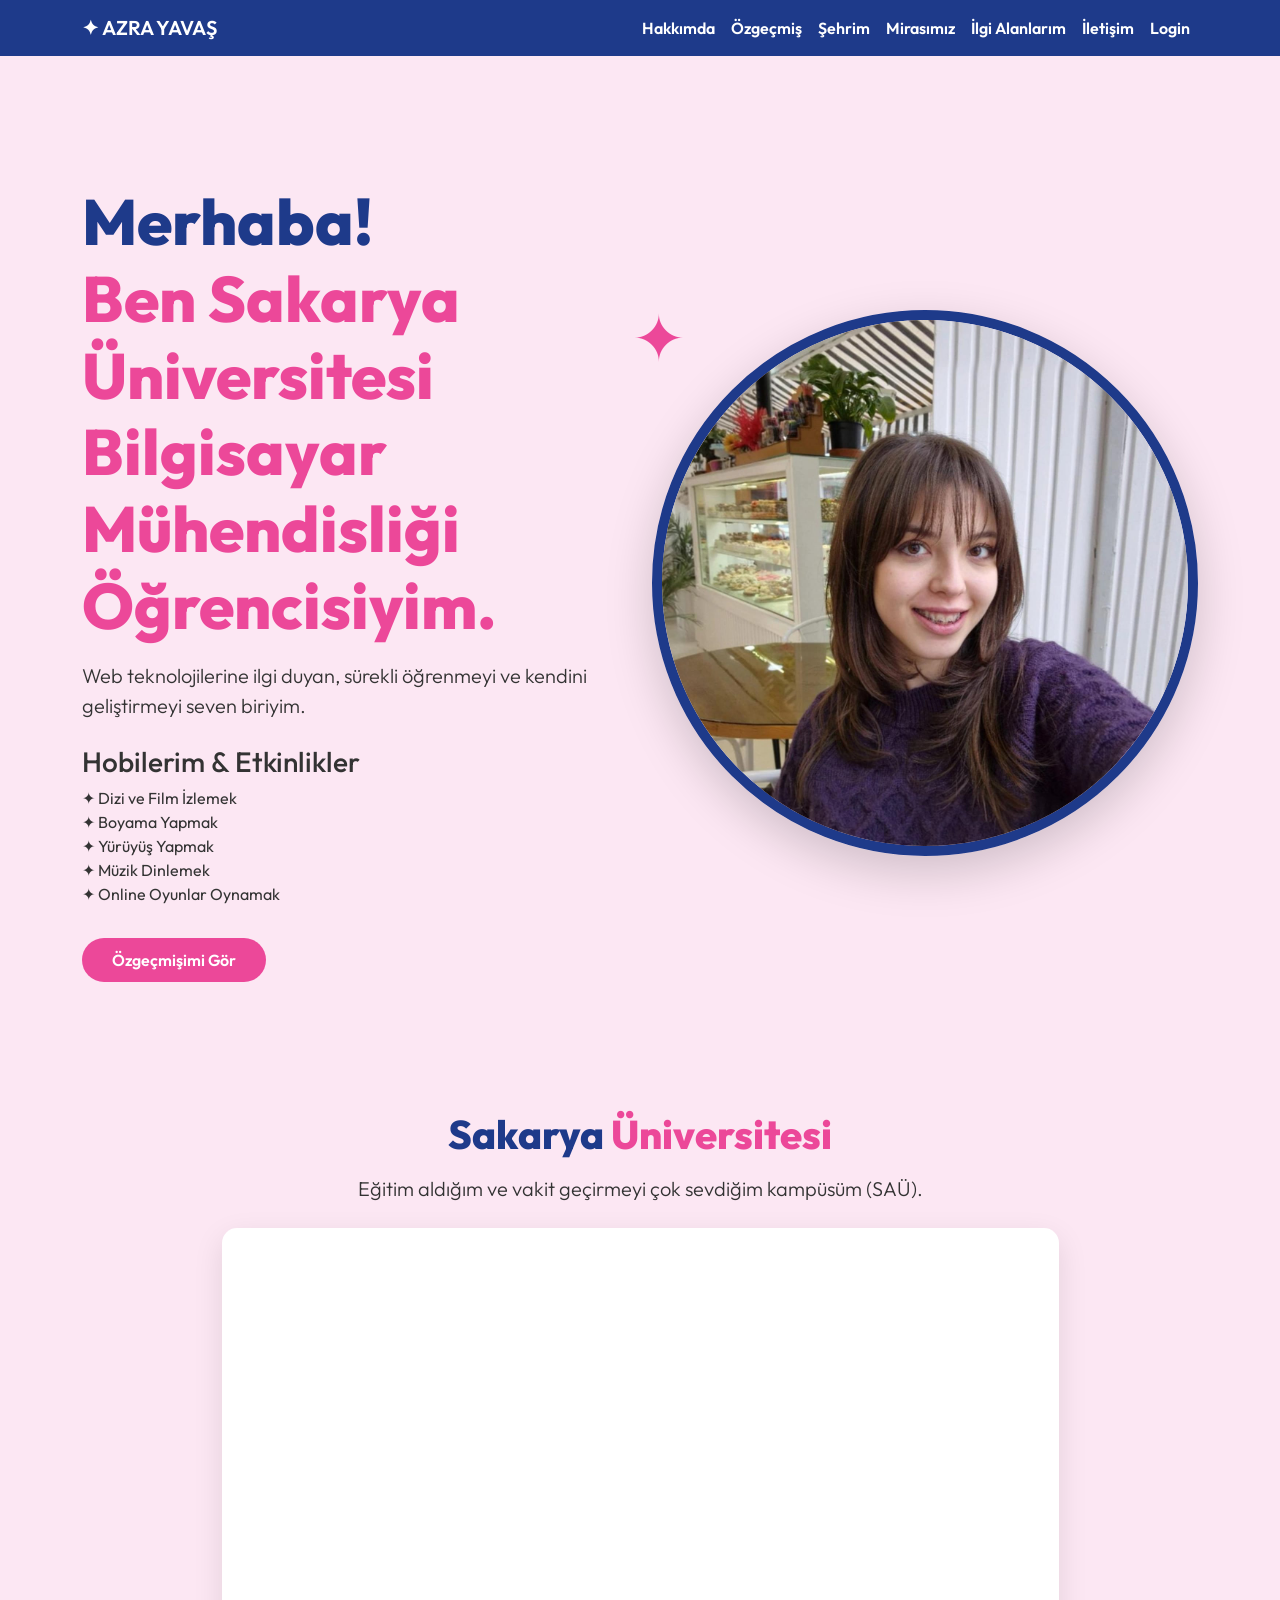
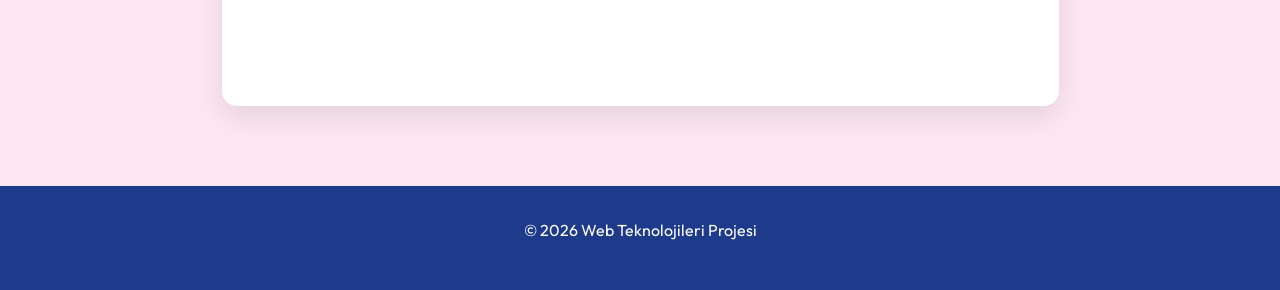
<file: index.html>
<!DOCTYPE html>
<html lang="tr">

<head>
    <meta charset="UTF-8">
    <meta name="viewport" content="width=device-width, initial-scale=1.0">
    <title>Hakkımda | Portfolyo</title>
    <link href="https://cdn.jsdelivr.net/npm/bootstrap@5.3.0/dist/css/bootstrap.min.css" rel="stylesheet">
    <link rel="stylesheet" href="css/style.css">
</head>

<body>
    <nav class="navbar navbar-expand-lg navbar-dark">
        <div class="container">
            <a class="navbar-brand" href="index.html">✦ AZRA YAVAŞ</a>
            <button class="navbar-toggler" type="button" data-bs-toggle="collapse" data-bs-target="#navbarNav">
                <span class="navbar-toggler-icon"></span>
            </button>
            <div class="collapse navbar-collapse" id="navbarNav">
                <ul class="navbar-nav ms-auto">
                    <li class="nav-item"><a class="nav-link active" href="index.html">Hakkımda</a></li>
                    <li class="nav-item"><a class="nav-link" href="cv.html">Özgeçmiş</a></li>
                    <li class="nav-item"><a class="nav-link" href="sehrim.html">Şehrim</a></li>
                    <li class="nav-item"><a class="nav-link" href="mirasimiz.html">Mirasımız</a></li>
                    <li class="nav-item"><a class="nav-link" href="ilgi.html">İlgi Alanlarım</a></li>
                    <li class="nav-item"><a class="nav-link" href="iletisim.html">İletişim</a></li>
                    <li class="nav-item"><a class="nav-link" href="login.html">Login</a></li>
                </ul>
            </div>
        </div>
    </nav>

    <div class="container mt-5">
        <div class="row align-items-center hero-section">
            <div class="col-md-6 text-start">
                <h1 class="hero-title">Merhaba! <br><span>Ben Sakarya Üniversitesi Bilgisayar Mühendisliği
                        Öğrencisiyim.</span></h1>
                <p class="lead">Web teknolojilerine ilgi duyan, sürekli öğrenmeyi ve kendini geliştirmeyi seven biriyim.
                </p>
                <div class="mt-4">
                    <h3>Hobilerim & Etkinlikler</h3>
                    <ul class="list-unstyled">
                        <li>✦ Dizi ve Film İzlemek</li>
                        <li>✦ Boyama Yapmak</li>
                        <li>✦ Yürüyüş Yapmak</li>
                        <li>✦ Müzik Dinlemek</li>
                        <li>✦ Online Oyunlar Oynamak</li>
                    </ul>
                </div>
                <a href="cv.html" class="btn btn-custom mt-3">Özgeçmişimi Gör</a>
            </div>
            <div class="col-md-6 text-center">
                <div class="profile-img-container">
                    <img src="image/benimResmim.jpeg" alt="Profil" class="img-fluid rounded-circle shadow-lg"
                        style="border: 10px solid var(--primary-blue);">
                </div>
            </div>
        </div>

        <div class="row mt-5">
            <div class="col-12 text-center">
                <h2 class="hero-title" style="font-size: 2.5rem;">Sakarya <span>Üniversitesi</span></h2>
                <p class="lead mb-4">Eğitim aldığım ve vakit geçirmeyi çok sevdiğim kampüsüm (SAÜ).</p>
                <div class="ratio ratio-16x9 w-75 mx-auto card-custom p-2" style="border-radius: 15px;">
                    <iframe src="https://www.youtube.com/embed/_Py8ZUSC9WU?si=XMr_bZada8K75LaK"
                        title="Sakarya Üniversitesi Kampüs Tanıtımı" allowfullscreen
                        style="border-radius: 10px; border: none;"></iframe>
                </div>
            </div>
        </div>
    </div>

    <footer class="footer">
        <p>&copy; 2026 Web Teknolojileri Projesi</p>
    </footer>

    <script src="https://cdn.jsdelivr.net/npm/bootstrap@5.3.0/dist/js/bootstrap.bundle.min.js"></script>
</body>

</html>
</file>
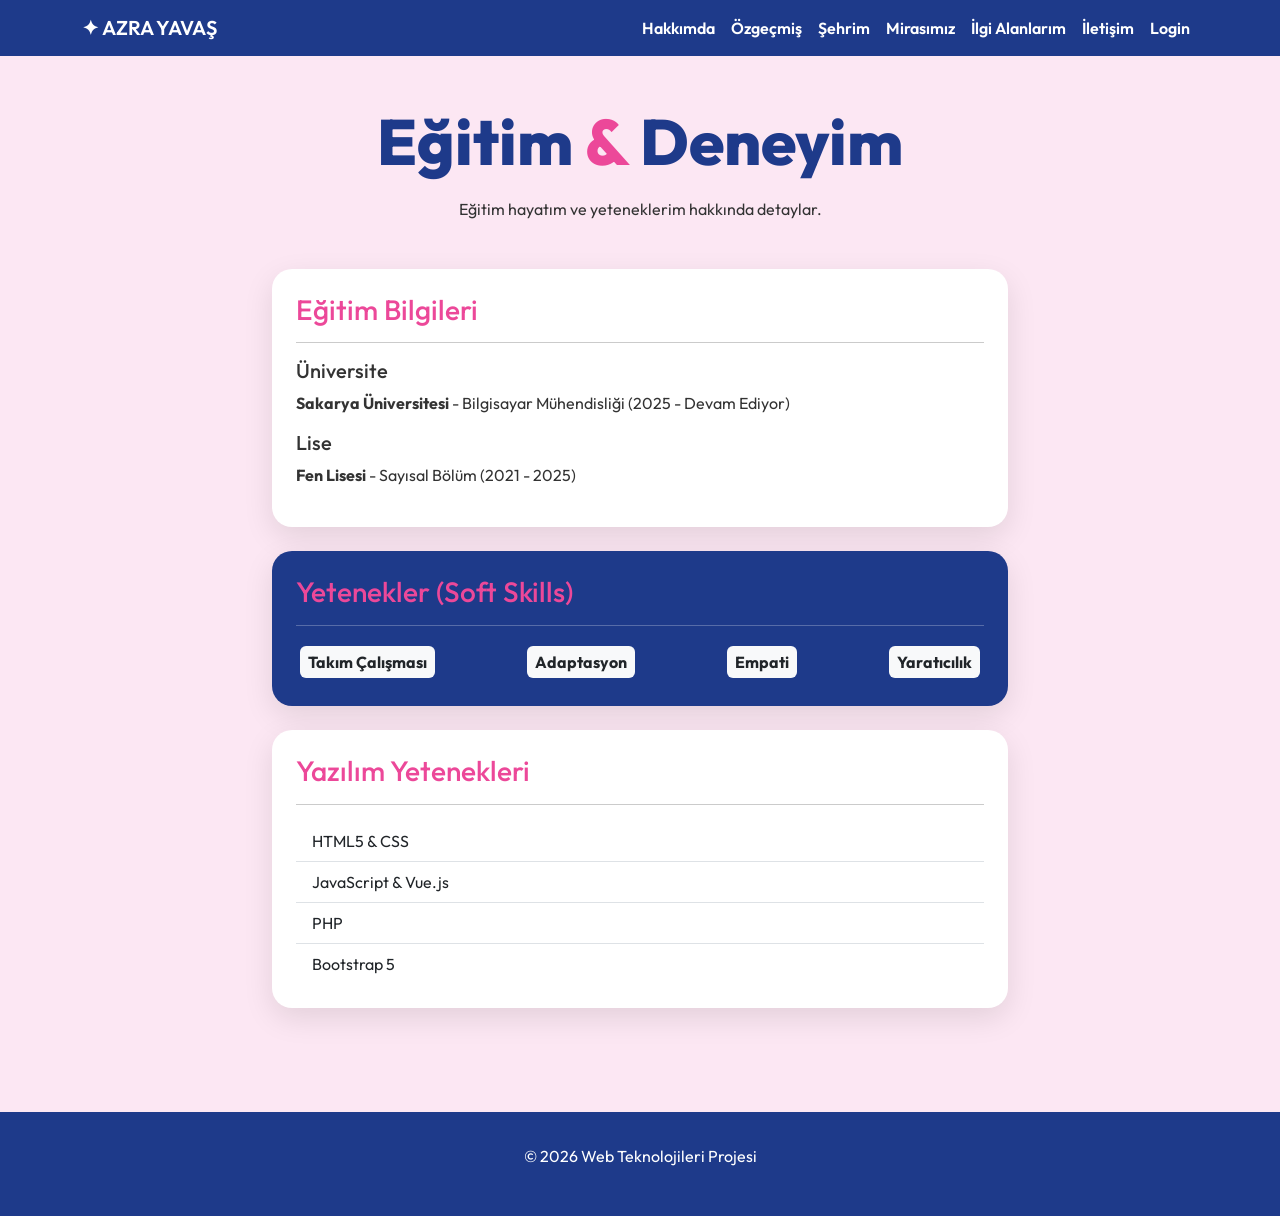
<file: cv.html>
<!DOCTYPE html>
<html lang="tr">
<head>
    <meta charset="UTF-8">
    <meta name="viewport" content="width=device-width, initial-scale=1.0">
    <title>Özgeçmiş | Portfolyo</title>
    <link href="https://cdn.jsdelivr.net/npm/bootstrap@5.3.0/dist/css/bootstrap.min.css" rel="stylesheet">
    <link rel="stylesheet" href="css/style.css">
</head>
<body>
    <nav class="navbar navbar-expand-lg navbar-dark">
        <div class="container">
            <a class="navbar-brand" href="index.html">✦ AZRA YAVAŞ</a>
            <button class="navbar-toggler" type="button" data-bs-toggle="collapse" data-bs-target="#navbarNav">
                <span class="navbar-toggler-icon"></span>
            </button>
            <div class="collapse navbar-collapse" id="navbarNav">
                <ul class="navbar-nav ms-auto">
                    <li class="nav-item"><a class="nav-link" href="index.html">Hakkımda</a></li>
                    <li class="nav-item"><a class="nav-link active" href="cv.html">Özgeçmiş</a></li>
                    <li class="nav-item"><a class="nav-link" href="sehrim.html">Şehrim</a></li>
                    <li class="nav-item"><a class="nav-link" href="mirasimiz.html">Mirasımız</a></li>
                    <li class="nav-item"><a class="nav-link" href="ilgi.html">İlgi Alanlarım</a></li>
                    <li class="nav-item"><a class="nav-link" href="iletisim.html">İletişim</a></li>
                    <li class="nav-item"><a class="nav-link" href="login.html">Login</a></li>
                </ul>
            </div>
        </div>
    </nav>

    <div class="container mt-5">
        <header class="text-center mb-5">
            <h1 class="hero-title">Eğitim <span>&</span> Deneyim</h1>
            <p>Eğitim hayatım ve yeteneklerim hakkında detaylar.</p>
        </header>

        <section class="row">
            <div class="col-md-8 mx-auto">
                <article class="card-custom p-4 mb-4">
                    <h3 style="color: var(--primary-pink);">Eğitim Bilgileri</h3>
                    <hr>
                    <h5>Üniversite</h5>
                    <p><strong>Sakarya Üniversitesi</strong> - Bilgisayar Mühendisliği (2025 - Devam Ediyor)</p>
                    
                    <h5>Lise</h5>
                    <p><strong>Fen Lisesi</strong> - Sayısal Bölüm (2021 - 2025)</p>
                </article>

                <article class="card-custom p-4 mb-4" style="background-color: var(--primary-blue); color: white;">
                    <h3 style="color: var(--primary-pink);">Yetenekler (Soft Skills)</h3>
                    <hr style="border-color: white;">
                    <div class="d-flex justify-content-between flex-wrap">
                        <span class="badge bg-light text-dark fs-6 m-1 p-2">Takım Çalışması</span>
                        <span class="badge bg-light text-dark fs-6 m-1 p-2">Adaptasyon</span>
                        <span class="badge bg-light text-dark fs-6 m-1 p-2">Empati</span>
                        <span class="badge bg-light text-dark fs-6 m-1 p-2">Yaratıcılık</span>
                    </div>
                </article>

                <article class="card-custom p-4 mb-4">
                    <h3 style="color: var(--primary-pink);">Yazılım Yetenekleri</h3>
                    <hr>
                    <ul class="list-group list-group-flush">
                        <li class="list-group-item bg-transparent">HTML5 & CSS</li>
                        <li class="list-group-item bg-transparent">JavaScript & Vue.js</li>
                        <li class="list-group-item bg-transparent">PHP</li>
                        <li class="list-group-item bg-transparent">Bootstrap 5</li>
                    </ul>
                </article>
            </div>
        </section>
    </div>

    <footer class="footer">
        <p>&copy; 2026 Web Teknolojileri Projesi</p>
    </footer>
    <script src="https://cdn.jsdelivr.net/npm/bootstrap@5.3.0/dist/js/bootstrap.bundle.min.js"></script>
</body>
</html>
</file>
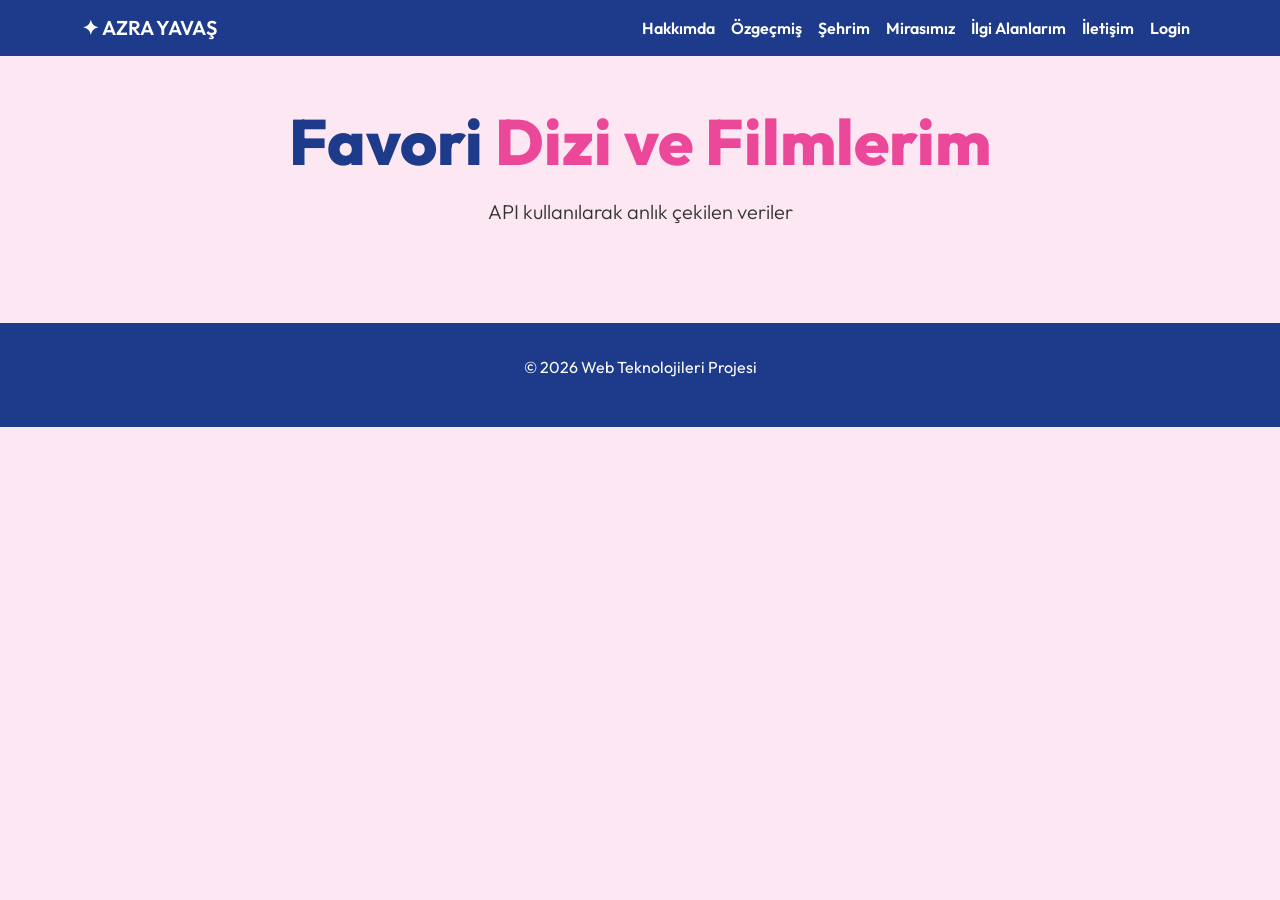
<file: ilgi.html>
<!DOCTYPE html>
<html lang="tr">
<head>
    <meta charset="UTF-8">
    <meta name="viewport" content="width=device-width, initial-scale=1.0">
    <title>İlgi Alanlarım | API</title>
    <link href="https://cdn.jsdelivr.net/npm/bootstrap@5.3.0/dist/css/bootstrap.min.css" rel="stylesheet">
    <link rel="stylesheet" href="css/style.css">
</head>
<body>
    <nav class="navbar navbar-expand-lg navbar-dark">
        <div class="container">
            <a class="navbar-brand" href="index.html">✦ AZRA YAVAŞ</a>
            <button class="navbar-toggler" type="button" data-bs-toggle="collapse" data-bs-target="#navbarNav">
                <span class="navbar-toggler-icon"></span>
            </button>
            <div class="collapse navbar-collapse" id="navbarNav">
                <ul class="navbar-nav ms-auto">
                    <li class="nav-item"><a class="nav-link" href="index.html">Hakkımda</a></li>
                    <li class="nav-item"><a class="nav-link" href="cv.html">Özgeçmiş</a></li>
                    <li class="nav-item"><a class="nav-link" href="sehrim.html">Şehrim</a></li>
                    <li class="nav-item"><a class="nav-link" href="mirasimiz.html">Mirasımız</a></li>
                    <li class="nav-item"><a class="nav-link active" href="ilgi.html">İlgi Alanlarım</a></li>
                    <li class="nav-item"><a class="nav-link" href="iletisim.html">İletişim</a></li>
                    <li class="nav-item"><a class="nav-link" href="login.html">Login</a></li>
                </ul>
            </div>
        </div>
    </nav>

    <div class="container mt-5">
        <div class="text-center mb-5">
            <h1 class="hero-title">Favori <span>Dizi ve Filmlerim</span></h1>
            <p class="lead">API kullanılarak anlık çekilen veriler</p>
        </div>

        <!-- Yükleniyor durumu -->
        <div id="loading" class="text-center">
            <div class="spinner-border text-pink" role="status" style="color: var(--primary-pink);">
                <span class="visually-hidden">Yükleniyor...</span>
            </div>
        </div>

        <!-- Filmlerin listeleneceği grid -->
        <div class="row" id="movies-container">
            <!-- JavaScript ile doldurulacak -->
        </div>
    </div>

    <footer class="footer mt-5">
        <p>&copy; 2026 Web Teknolojileri Projesi</p>
    </footer>
    <script src="https://cdn.jsdelivr.net/npm/bootstrap@5.3.0/dist/js/bootstrap.bundle.min.js"></script>
    <script src="js/main.js"></script>
</body>
</html>
</file>
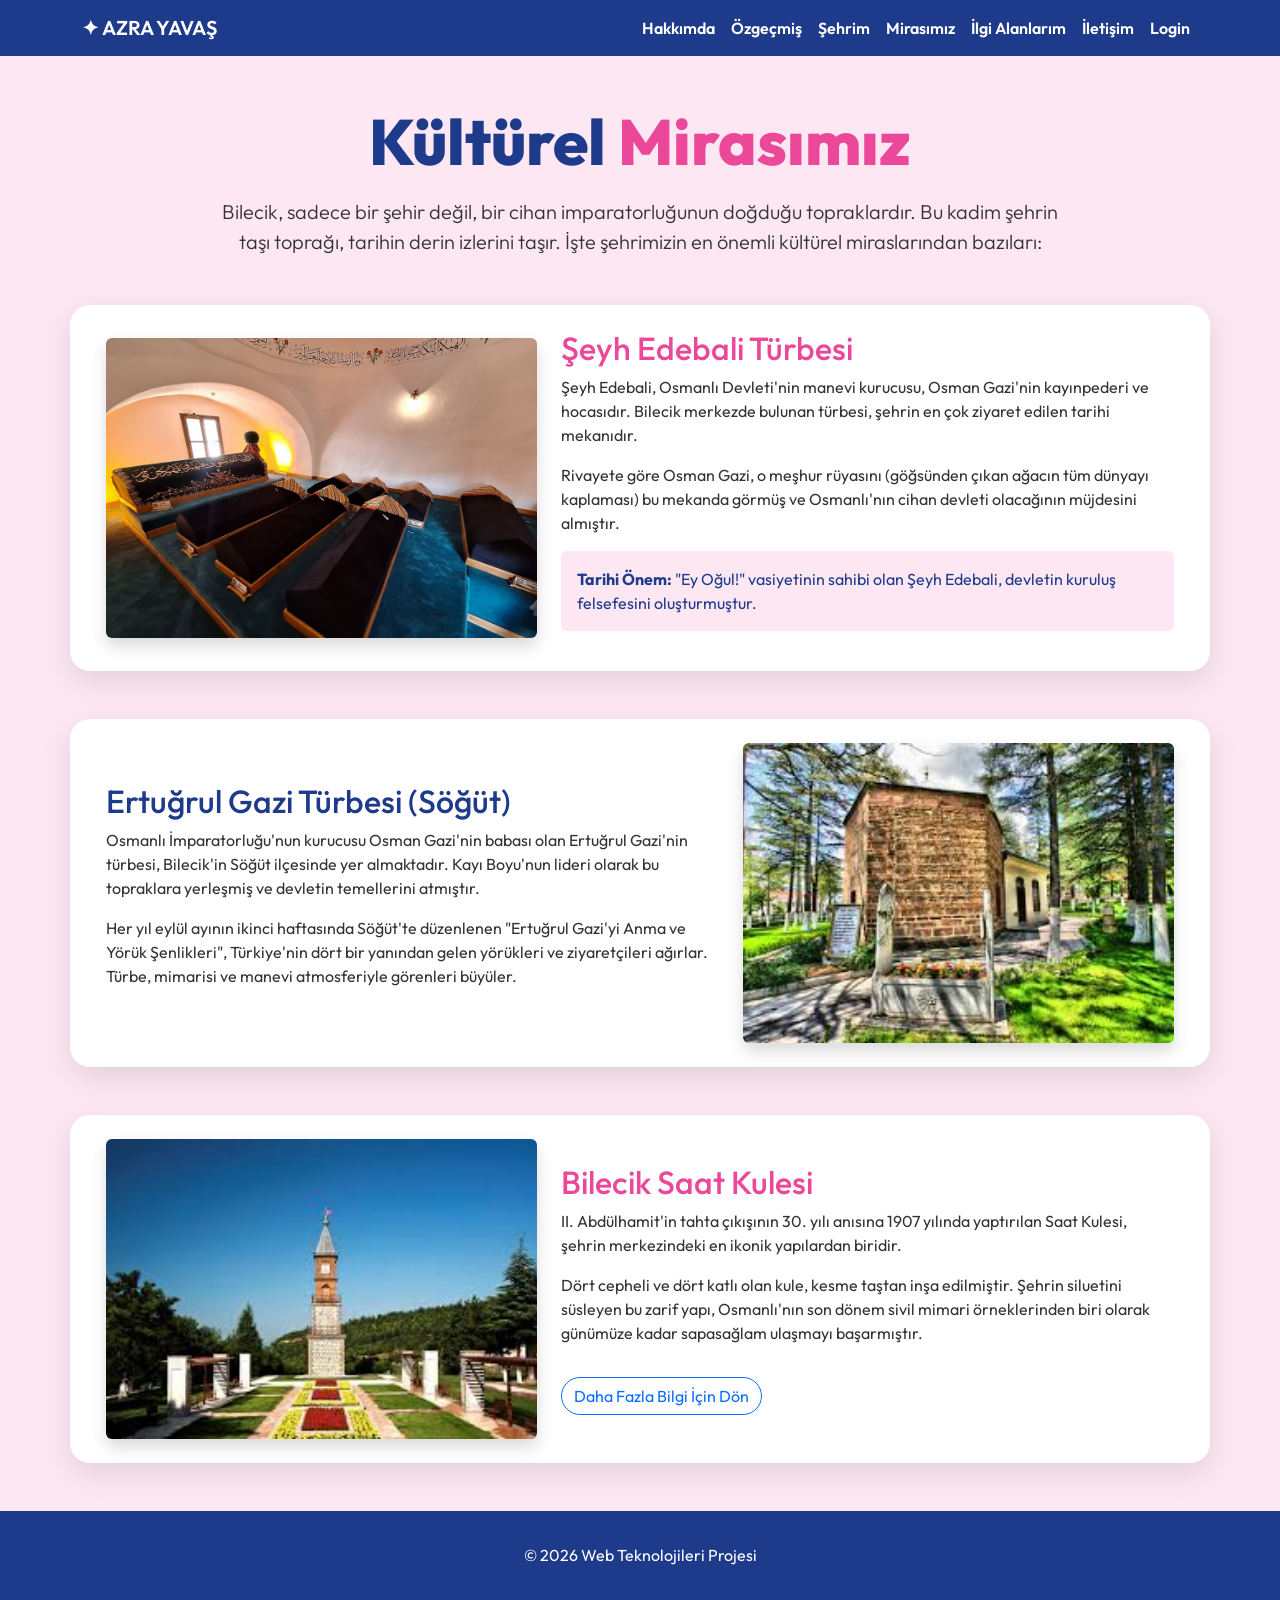
<file: mirasimiz.html>
<!DOCTYPE html>
<html lang="tr">
<head>
    <meta charset="UTF-8">
    <meta name="viewport" content="width=device-width, initial-scale=1.0">
    <title>Mirasımız | Bilecik</title>
    <link href="https://cdn.jsdelivr.net/npm/bootstrap@5.3.0/dist/css/bootstrap.min.css" rel="stylesheet">
    <link rel="stylesheet" href="css/style.css">
</head>
<body>
    <nav class="navbar navbar-expand-lg navbar-dark">
        <div class="container">
            <a class="navbar-brand" href="index.html">✦ AZRA YAVAŞ</a>
            <button class="navbar-toggler" type="button" data-bs-toggle="collapse" data-bs-target="#navbarNav">
                <span class="navbar-toggler-icon"></span>
            </button>
            <div class="collapse navbar-collapse" id="navbarNav">
                <ul class="navbar-nav ms-auto">
                    <li class="nav-item"><a class="nav-link" href="index.html">Hakkımda</a></li>
                    <li class="nav-item"><a class="nav-link" href="cv.html">Özgeçmiş</a></li>
                    <li class="nav-item"><a class="nav-link" href="sehrim.html">Şehrim</a></li>
                    <li class="nav-item"><a class="nav-link active" href="mirasimiz.html">Mirasımız</a></li>
                    <li class="nav-item"><a class="nav-link" href="ilgi.html">İlgi Alanlarım</a></li>
                    <li class="nav-item"><a class="nav-link" href="iletisim.html">İletişim</a></li>
                    <li class="nav-item"><a class="nav-link" href="login.html">Login</a></li>
                </ul>
            </div>
        </div>
    </nav>

    <!-- Hero Bölümü -->
    <div class="container mt-5">
        <div class="text-center mb-5">
            <h1 class="hero-title">Kültürel <span>Mirasımız</span></h1>
            <p class="lead w-75 mx-auto">Bilecik, sadece bir şehir değil, bir cihan imparatorluğunun doğduğu topraklardır. Bu kadim şehrin taşı toprağı, tarihin derin izlerini taşır. İşte şehrimizin en önemli kültürel miraslarından bazıları:</p>
        </div>

        <!-- 1. Bölüm: Şeyh Edebali -->
        <div class="row align-items-center mb-5 card-custom p-4">
            <div class="col-md-5">
                <img src="image/seyhEdebaliTurbesi.jpg" alt="Şeyh Edebali Türbesi" class="img-fluid rounded shadow w-100" style="object-fit: cover; height: 300px;" onerror="this.onerror=null; this.src='https://picsum.photos/600/400?random=11';">
            </div>
            <div class="col-md-7 mt-4 mt-md-0">
                <h2 style="color: var(--primary-pink);">Şeyh Edebali Türbesi</h2>
                <p>Şeyh Edebali, Osmanlı Devleti'nin manevi kurucusu, Osman Gazi'nin kayınpederi ve hocasıdır. Bilecik merkezde bulunan türbesi, şehrin en çok ziyaret edilen tarihi mekanıdır.</p>
                <p>Rivayete göre Osman Gazi, o meşhur rüyasını (göğsünden çıkan ağacın tüm dünyayı kaplaması) bu mekanda görmüş ve Osmanlı'nın cihan devleti olacağının müjdesini almıştır.</p>
                <div class="alert alert-info border-0 mt-3" style="background-color: var(--bg-color); color: var(--primary-blue);">
                    <strong>Tarihi Önem:</strong> "Ey Oğul!" vasiyetinin sahibi olan Şeyh Edebali, devletin kuruluş felsefesini oluşturmuştur.
                </div>
            </div>
        </div>

        <!-- 2. Bölüm: Ertuğrul Gazi (Ters Düzen) -->
        <div class="row align-items-center mb-5 card-custom p-4 flex-md-row-reverse">
            <div class="col-md-5">
                <img src="image/ertugrulGaziTurbesi.jpg" alt="Ertuğrul Gazi Türbesi" class="img-fluid rounded shadow w-100" style="object-fit: cover; height: 300px;" onerror="this.onerror=null; this.src='https://picsum.photos/600/400?random=12';">
            </div>
            <div class="col-md-7 mt-4 mt-md-0">
                <h2 style="color: var(--primary-blue);">Ertuğrul Gazi Türbesi (Söğüt)</h2>
                <p>Osmanlı İmparatorluğu'nun kurucusu Osman Gazi'nin babası olan Ertuğrul Gazi'nin türbesi, Bilecik'in Söğüt ilçesinde yer almaktadır. Kayı Boyu'nun lideri olarak bu topraklara yerleşmiş ve devletin temellerini atmıştır.</p>
                <p>Her yıl eylül ayının ikinci haftasında Söğüt'te düzenlenen "Ertuğrul Gazi'yi Anma ve Yörük Şenlikleri", Türkiye'nin dört bir yanından gelen yörükleri ve ziyaretçileri ağırlar. Türbe, mimarisi ve manevi atmosferiyle görenleri büyüler.</p>
            </div>
        </div>

        <!-- 3. Bölüm: Bilecik Saat Kulesi -->
        <div class="row align-items-center mb-5 card-custom p-4">
            <div class="col-md-5">
                <img src="image/saatKulesi.jpg" alt="Bilecik Saat Kulesi" class="img-fluid rounded shadow w-100" style="object-fit: cover; height: 300px;" onerror="this.onerror=null; this.src='https://picsum.photos/600/400?random=13';">
            </div>
            <div class="col-md-7 mt-4 mt-md-0">
                <h2 style="color: var(--primary-pink);">Bilecik Saat Kulesi</h2>
                <p>II. Abdülhamit'in tahta çıkışının 30. yılı anısına 1907 yılında yaptırılan Saat Kulesi, şehrin merkezindeki en ikonik yapılardan biridir.</p>
                <p>Dört cepheli ve dört katlı olan kule, kesme taştan inşa edilmiştir. Şehrin siluetini süsleyen bu zarif yapı, Osmanlı'nın son dönem sivil mimari örneklerinden biri olarak günümüze kadar sapasağlam ulaşmayı başarmıştır.</p>
                <a href="index.html" class="btn btn-outline-primary rounded-pill mt-3">Daha Fazla Bilgi İçin Dön</a>
            </div>
        </div>

    </div>

    <footer class="footer mt-5">
        <p>&copy; 2026 Web Teknolojileri Projesi</p>
    </footer>
    <script src="https://cdn.jsdelivr.net/npm/bootstrap@5.3.0/dist/js/bootstrap.bundle.min.js"></script>
</body>
</html>
</file>
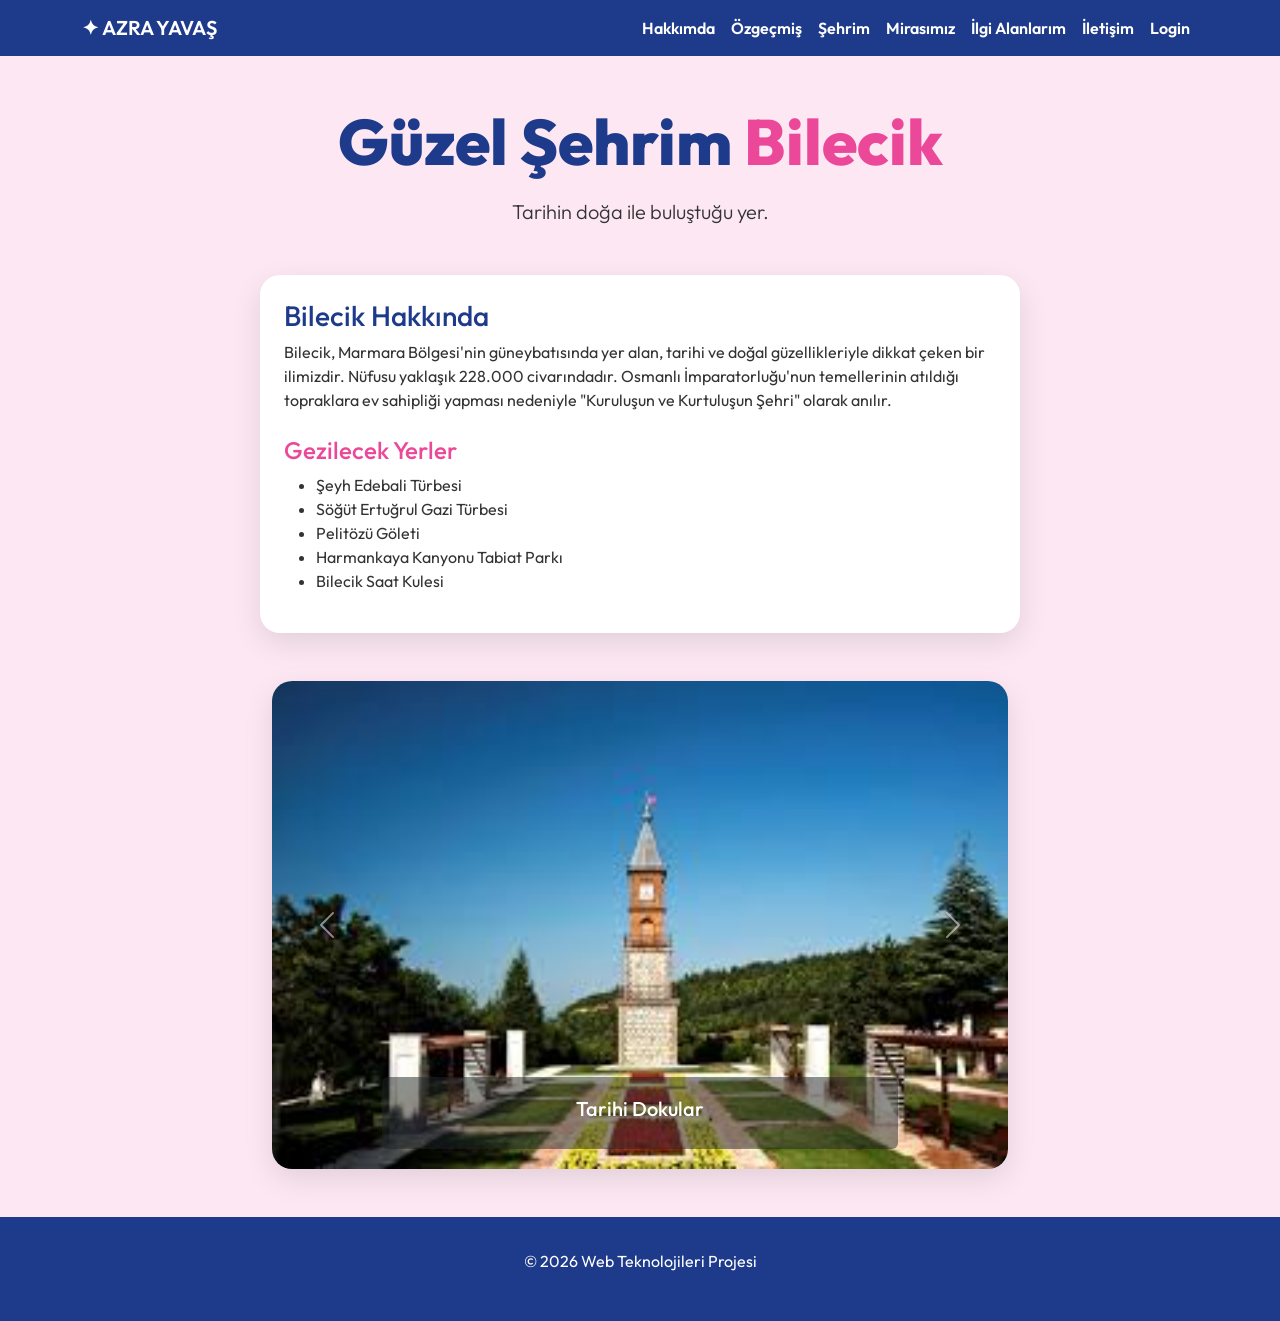
<file: sehrim.html>
<!DOCTYPE html>
<html lang="tr">
<head>
    <meta charset="UTF-8">
    <meta name="viewport" content="width=device-width, initial-scale=1.0">
    <title>Şehrim | Bilecik</title>
    <link href="https://cdn.jsdelivr.net/npm/bootstrap@5.3.0/dist/css/bootstrap.min.css" rel="stylesheet">
    <link rel="stylesheet" href="css/style.css">
</head>
<body>
    <nav class="navbar navbar-expand-lg navbar-dark">
        <div class="container">
            <a class="navbar-brand" href="index.html">✦ AZRA YAVAŞ</a>
            <button class="navbar-toggler" type="button" data-bs-toggle="collapse" data-bs-target="#navbarNav">
                <span class="navbar-toggler-icon"></span>
            </button>
            <div class="collapse navbar-collapse" id="navbarNav">
                <ul class="navbar-nav ms-auto">
                    <li class="nav-item"><a class="nav-link" href="index.html">Hakkımda</a></li>
                    <li class="nav-item"><a class="nav-link" href="cv.html">Özgeçmiş</a></li>
                    <li class="nav-item"><a class="nav-link active" href="sehrim.html">Şehrim</a></li>
                    <li class="nav-item"><a class="nav-link" href="mirasimiz.html">Mirasımız</a></li>
                    <li class="nav-item"><a class="nav-link" href="ilgi.html">İlgi Alanlarım</a></li>
                    <li class="nav-item"><a class="nav-link" href="iletisim.html">İletişim</a></li>
                    <li class="nav-item"><a class="nav-link" href="login.html">Login</a></li>
                </ul>
            </div>
        </div>
    </nav>

    <div class="container mt-5">
        <div class="text-center mb-5">
            <h1 class="hero-title">Güzel Şehrim <span>Bilecik</span></h1>
            <p class="lead">Tarihin doğa ile buluştuğu yer.</p>
        </div>

        <div class="row mb-5">
            <div class="col-md-8 mx-auto card-custom p-4">
                <h3 style="color: var(--primary-blue);">Bilecik Hakkında</h3>
                <p>Bilecik, Marmara Bölgesi'nin güneybatısında yer alan, tarihi ve doğal güzellikleriyle dikkat çeken bir ilimizdir. Nüfusu yaklaşık 228.000 civarındadır. Osmanlı İmparatorluğu'nun temellerinin atıldığı topraklara ev sahipliği yapması nedeniyle "Kuruluşun ve Kurtuluşun Şehri" olarak anılır.</p>
                <h4 class="mt-4" style="color: var(--primary-pink);">Gezilecek Yerler</h4>
                <ul>
                    <li>Şeyh Edebali Türbesi</li>
                    <li>Söğüt Ertuğrul Gazi Türbesi</li>
                    <li>Pelitözü Göleti</li>
                    <li>Harmankaya Kanyonu Tabiat Parkı</li>
                    <li>Bilecik Saat Kulesi</li>
                </ul>
            </div>
        </div>

        <!-- Slider -->
        <div class="row">
            <div class="col-md-8 mx-auto">
                <div id="bilecikCarousel" class="carousel slide card-custom overflow-hidden" data-bs-ride="carousel">
                    <div class="carousel-inner">
                        <div class="carousel-item active">
                            <img src="image/saatKulesi.jpg" class="d-block w-100" alt="Bilecik 1">
                            <div class="carousel-caption d-none d-md-block bg-dark bg-opacity-50 rounded">
                                <h5>Tarihi Dokular</h5>
                            </div>
                        </div>
                        <div class="carousel-item">
                            <img src="image/kucukElmali.jpg" class="d-block w-100" alt="Bilecik 2">
                            <div class="carousel-caption d-none d-md-block bg-dark bg-opacity-50 rounded">
                                <h5>Doğal Güzellikler</h5>
                            </div>
                        </div>
                        <div class="carousel-item">
                            <img src="image/pelitozuGoleti.jpg" class="d-block w-100" alt="Bilecik 3">
                            <div class="carousel-caption d-none d-md-block bg-dark bg-opacity-50 rounded">
                                <h5>Pelitözü Göleti</h5>
                            </div>
                        </div>
                        <div class="carousel-item">
                            <img src="image/sehirMerkezi.jpg" class="d-block w-100" alt="Bilecik 4">
                            <div class="carousel-caption d-none d-md-block bg-dark bg-opacity-50 rounded">
                                <h5>Şehir Merkezi</h5>
                            </div>
                        </div>
                    </div>
                    <button class="carousel-control-prev" type="button" data-bs-target="#bilecikCarousel" data-bs-slide="prev">
                        <span class="carousel-control-prev-icon" aria-hidden="true"></span>
                        <span class="visually-hidden">Önceki</span>
                    </button>
                    <button class="carousel-control-next" type="button" data-bs-target="#bilecikCarousel" data-bs-slide="next">
                        <span class="carousel-control-next-icon" aria-hidden="true"></span>
                        <span class="visually-hidden">Sonraki</span>
                    </button>
                </div>
            </div>
        </div>
    </div>

    <footer class="footer mt-5">
        <p>&copy; 2026 Web Teknolojileri Projesi</p>
    </footer>
    <script src="https://cdn.jsdelivr.net/npm/bootstrap@5.3.0/dist/js/bootstrap.bundle.min.js"></script>
</body>
</html>
</file>
<file: css/style.css>
@import url('https://fonts.googleapis.com/css2?family=Outfit:wght@400;600;800&display=swap');

:root {
    --primary-blue: #1e3a8a;
    --primary-pink: #ec4899;
    --bg-color: #fce7f3;
    --text-color: #333;
    --white: #ffffff;
}

body {
    font-family: 'Outfit', sans-serif;
    background-color: var(--bg-color);
    color: var(--text-color);
}

.navbar {
    background-color: var(--primary-blue) !important;
}

.navbar-brand, .nav-link {
    color: var(--white) !important;
    font-weight: 600;
}

.nav-link:hover {
    color: var(--primary-pink) !important;
}

.hero-section {
    padding: 5rem 0;
    text-align: center;
}

.hero-title {
    font-size: 4rem;
    font-weight: 800;
    color: var(--primary-blue);
    margin-bottom: 1rem;
}

.hero-title span {
    color: var(--primary-pink);
}

.card-custom {
    background-color: var(--white);
    border-radius: 20px;
    border: none;
    box-shadow: 0 10px 30px rgba(0,0,0,0.1);
    transition: transform 0.3s ease;
}

.card-custom:hover {
    transform: translateY(-5px);
}

.star-icon {
    color: var(--primary-pink);
    font-size: 2rem;
}

.btn-custom {
    background-color: var(--primary-pink);
    color: var(--white);
    border-radius: 30px;
    padding: 10px 30px;
    font-weight: 600;
    border: none;
    transition: all 0.3s;
}

.btn-custom:hover {
    background-color: var(--primary-blue);
    color: var(--white);
}

/* Specific elements for the vibe */
.profile-img-container {
    position: relative;
    display: inline-block;
}

.profile-img-container::before {
    content: "✦";
    position: absolute;
    top: -20px;
    left: -20px;
    color: var(--primary-pink);
    font-size: 4rem;
    z-index: -1;
}

.footer {
    background-color: var(--primary-blue);
    color: white;
    padding: 2rem 0;
    text-align: center;
    margin-top: 5rem;
}

/* Movie Cards */
.movie-card img {
    height: 300px;
    object-fit: cover;
    border-top-left-radius: 20px;
    border-top-right-radius: 20px;
}
</file>
